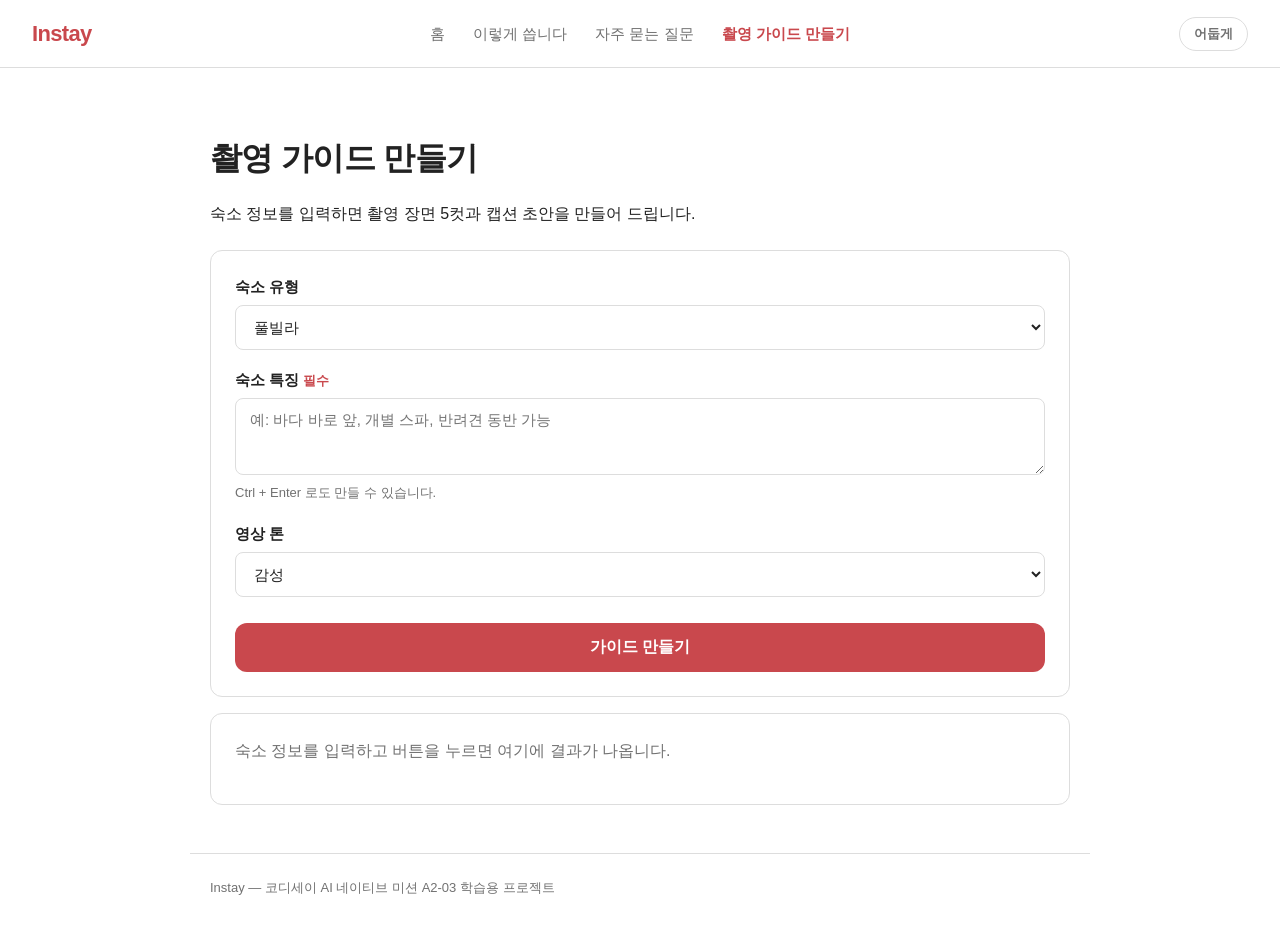
<file: guide.html>
<!DOCTYPE html>
<html lang="ko">
<head>
  <meta charset="UTF-8">
  <meta name="viewport" content="width=device-width, initial-scale=1.0">
  <title>촬영 가이드 만들기 — Instay</title>
  <link rel="stylesheet" href="css/style.css">
  <!-- 화면이 그려지기 전에 실행되어야 하므로 head에 둔다 (번쩍임 방지) -->
  <script src="js/theme.js"></script>
</head>
<body>

  <!-- index.html의 상단 바와 똑같은 내용. 단, 앵커 앞에 index.html을 붙였다. -->
  <nav>
    <a class="logo" href="index.html">Instay</a>
    <div class="nav-links">
      <a href="index.html#home">홈</a>
      <a href="index.html#how">이렇게 씁니다</a>
      <a href="index.html#faq">자주 묻는 질문</a>
      <a href="guide.html">촬영 가이드 만들기</a>
    </div>
    <button type="button" id="theme-toggle">어둡게</button>
  </nav>

  <main>
    <h1>촬영 가이드 만들기</h1>
    <p>숙소 정보를 입력하면 촬영 장면 5컷과 캡션 초안을 만들어 드립니다.</p>

    <!-- 입력 폼 -->
    <form id="guide-form">
      <label for="stay-type">숙소 유형</label>
      <select id="stay-type">
        <option>풀빌라</option>
        <option>독채</option>
        <option>호텔</option>
        <option>펜션</option>
        <option>캠핑·글램핑</option>
      </select>

      <label for="features">숙소 특징 <em>필수</em></label>
      <textarea id="features" rows="3"
                placeholder="예: 바다 바로 앞, 개별 스파, 반려견 동반 가능"></textarea>
      <p class="field-hint">Ctrl + Enter 로도 만들 수 있습니다.</p>
      <!-- 빈 입력일 때 여기에 안내가 뜬다. role="alert" 는 화면 낭독기가 즉시 읽게 한다. -->
      <p class="field-error" id="features-error" role="alert" hidden></p>

      <label for="tone">영상 톤</label>
      <select id="tone">
        <option>감성</option>
        <option>정보</option>
        <option>유머</option>
      </select>

      <button type="submit" id="submit-btn">가이드 만들기</button>
    </form>

    <!-- 결과가 표시될 자리. 내용은 JavaScript가 채운다. -->
    <section id="result-area" aria-live="polite">
      <p class="placeholder">숙소 정보를 입력하고 버튼을 누르면 여기에 결과가 나옵니다.</p>
    </section>
  </main>

  <footer>
    <p>Instay — 코디세이 AI 네이티브 미션 A2-03 학습용 프로젝트</p>
  </footer>

  <script src="js/guide.js"></script>
</body>
</html>
</file>
<file: css/style.css>
/* ==========================================================
   Instay 스타일시트
   기본은 좁은 화면(모바일) 기준으로 쓰고,
   화면이 넓어지면 @media 블록에서 규칙을 더한다. (모바일 우선)
   ========================================================== */

/* ---------- 1. 색과 간격을 한 곳에 모아두기 ---------- */
:root {
  /* 강조색(코랄). 흰 배경 위 대비 4.65:1 — WCAG AA 기준 4.5:1 통과.
     처음에는 #e0565b 였으나 대비가 3.72:1 로 기준 미달이라 조정했다. (근거는 README) */
  --brand:      #c9484d;
  --brand-dark: #a83a3e;  /* 마우스 올렸을 때 — 6.29:1 */
  --text:       #222222;  /* 본문 글자 */
  --muted:      #717171;  /* 덜 중요한 글자 */
  --line:       #dddddd;  /* 구분선 */
  --bg:         #ffffff;  /* 배경 */
  --bg-soft:    #f7f7f7;  /* 살짝 눌린 배경 — 카드 */
  --on-brand:   #ffffff;  /* 강조색 위에 올리는 글자색 */
  --error-bg:   #fff6f6;  /* 오류 안내 배경 */
  --radius:     12px;     /* 모서리 둥글기 */
  --wrap:       900px;    /* 본문 최대 너비 */
}

/* ---------- 1-1. 다크 모드 ----------
   어두운 색은 두 경우에 쓰인다.

   ① 사용자가 아직 버튼을 누른 적이 없고, 운영체제가 어두운 테마일 때
      → 시스템 설정을 따른다. 단 "밝게"를 직접 고른 사람은 제외해야 하므로
        :not([data-theme="light"]) 로 걸러낸다.
   ② 사용자가 버튼으로 "어둡게"를 직접 골랐을 때
      → 운영체제 설정과 무관하게 어둡게 한다.

   ⚠ 같은 색 목록이 두 번 나온다. 하나를 고치면 다른 하나도 고쳐야 한다.
     ①은 @media 안에 있고 ②는 밖에 있어서 CSS 문법상 합칠 수 없다.
     묶어 둘 방법이 없으므로 대신 주석으로 표시해 둔다. */

/* ① 시스템 설정이 어두움 (단, "밝게"를 직접 고른 경우 제외) */
@media (prefers-color-scheme: dark) {
  :root:not([data-theme="light"]) {
    --brand:      #ff6b70;  /* 어두운 배경에서는 밝게 — 대비 확보 */
    --brand-dark: #ff8a8e;  /* 다크에서는 마우스오버 시 더 밝아지는 쪽이 자연스럽다 */
    --text:       #f0f0f0;
    --muted:      #a3a8ad;
    --line:       #33383c;
    --bg:         #16181a;  /* 완전한 검정(#000)은 눈이 피로하다 */
    --bg-soft:    #202325;
    --on-brand:   #1a1012;  /* 밝은 코랄 위에는 어두운 글자가 읽힌다 */
    --error-bg:   #2a1b1d;
  }
}

/* ② 사용자가 버튼으로 "어둡게"를 고름 */
:root[data-theme="dark"] {
  --brand:      #ff6b70;  /* 어두운 배경에서는 밝게 — 대비 확보 */
  --brand-dark: #ff8a8e;  /* 다크에서는 마우스오버 시 더 밝아지는 쪽이 자연스럽다 */
  --text:       #f0f0f0;
  --muted:      #a3a8ad;
  --line:       #33383c;
  --bg:         #16181a;  /* 완전한 검정(#000)은 눈이 피로하다 */
  --bg-soft:    #202325;
  --on-brand:   #1a1012;  /* 밝은 코랄 위에는 어두운 글자가 읽힌다 */
  --error-bg:   #2a1b1d;
}

/* ---------- 2. 모든 요소에 적용되는 기본값 ---------- */
* {
  box-sizing: border-box;   /* 안쪽 여백을 너비에 포함해서 계산 */
}

body {
  /* 브라우저 기본 요소(입력칸 테두리, 스크롤바 등)도 함께 어두워지게 한다 */
  color-scheme: light dark;
  margin: 0;
  background: var(--bg);
  color: var(--text);
  line-height: 1.6;
  font-family: "Apple SD Gothic Neo", "Malgun Gothic", "맑은 고딕",
               -apple-system, "Segoe UI", sans-serif;
  -webkit-font-smoothing: antialiased;
}

h1, h2, h3 { line-height: 1.3; letter-spacing: -0.02em; }
p { margin: 0 0 12px; }

/* ---------- 3. 상단 바 (로고 + 메뉴) ----------
   기본(좁은 화면): 위줄에 로고(왼쪽), 아랫줄에 메뉴(가운데)
   700px 이상:      한 줄에 로고(왼쪽) + 메뉴(가운데) */
nav {
  position: sticky;              /* 스크롤해도 위에 붙어 있음 */
  top: 0;
  z-index: 10;                   /* 다른 요소보다 위에 그림 */
  display: grid;
  grid-template-columns: 1fr auto;   /* 좁은 화면: [로고] [버튼] / [메뉴] */
  align-items: center;
  gap: 10px;
  padding: 14px 20px;
  background: var(--bg);
  border-bottom: 1px solid var(--line);
}

/* 로고 — 왼쪽 위 */
.logo {
  grid-column: 1;
  grid-row: 1;
  justify-self: start;   /* 칸 안에서 왼쪽으로 */
  color: var(--brand);
  text-decoration: none;
  font-size: 22px;
  font-weight: 800;
  letter-spacing: -0.03em;
}

/* 메뉴 묶음 — 좁은 화면에서는 아랫줄 전체를 차지하며 가운데 정렬 */
.nav-links {
  grid-column: 1 / -1;   /* 첫 칸부터 마지막 칸까지 */
  grid-row: 2;
  display: flex;
  flex-wrap: wrap;               /* 좁으면 아랫줄로 넘김 */
  justify-content: center;
  gap: 6px 20px;
}

.nav-links a {
  color: var(--muted);
  text-decoration: none;
  font-size: 15px;
  font-weight: 500;
}

.nav-links a:hover { color: var(--text); }

/* 메뉴의 마지막 링크(촬영 가이드 만들기)만 강조 */
.nav-links a:last-child { color: var(--brand); font-weight: 700; }

/* 화면 밝기 전환 버튼 — 오른쪽 위 */
#theme-toggle {
  grid-column: 2;
  grid-row: 1;
  justify-self: end;
  padding: 7px 14px;
  border: 1px solid var(--line);
  border-radius: 999px;
  background: var(--bg);
  color: var(--muted);
  font-family: inherit;
  font-size: 13px;
  font-weight: 600;
  cursor: pointer;
}

#theme-toggle:hover {
  color: var(--text);
  border-color: var(--muted);
}

/* ---------- 4. 공통 본문 블록 ---------- */
section, footer, main {
  max-width: var(--wrap);
  margin: 0 auto;            /* 좌우 여백을 같게 → 가운데 정렬 */
  padding: 48px 20px;
}

/* ---------- 5. 히어로 ---------- */
#home { text-align: center; padding-top: 64px; }
#home h1 { font-size: 40px; margin: 0 0 16px; }
#home p  { font-size: 17px; color: var(--muted); }

/* 히어로 안의 링크를 버튼 모양으로 */
#home a {
  display: inline-block;
  margin-top: 20px;
  padding: 14px 28px;
  background: var(--brand);
  color: var(--on-brand);
  text-decoration: none;
  font-weight: 700;
  border-radius: var(--radius);
}
#home a:hover { background: var(--brand-dark); }

/* ---------- 5-1. 히어로 사진 ---------- */
.hero-photo {
  display: block;
  width: 100%;          /* 부모 폭에 맞춰 늘어남 */
  height: auto;         /* 세로는 비율대로 따라옴 → 찌그러지지 않음 */
  margin-top: 40px;
  border-radius: var(--radius);
  object-fit: cover;    /* 지정한 칸을 꽉 채우되 비율은 유지, 넘치는 부분은 잘라냄 */
  aspect-ratio: 16 / 9; /* 원본 비율과 무관하게 16:9로 보여줌 */
}

/* ---------- 5-2. 사진 갤러리 ---------- */
.photo-grid {
  display: grid;
  gap: 12px;
  margin-top: 20px;
}

.photo-grid figure { margin: 0; }

.photo-grid img {
  width: 100%;
  height: auto;
  aspect-ratio: 1 / 1;   /* 정사각형 */
  object-fit: cover;
  border-radius: var(--radius);
  display: block;
}

.photo-grid figcaption {
  margin-top: 8px;
  color: var(--muted);
  font-size: 14px;
}

/* ---------- 6. 이렇게 씁니다 (3단계) ---------- */
#how ol {
  list-style: none;      /* 기본 숫자 끄기 */
  padding: 0;
  margin: 0;
  counter-reset: step;   /* step이라는 이름의 계산기를 0으로 초기화 */
  display: grid;
  gap: 16px;
}

#how li {
  background: var(--bg-soft);
  border-radius: var(--radius);
  padding: 24px;
}

/* 숫자를 HTML에 적지 않고 CSS가 세어서 붙인다 */
#how li::before {
  counter-increment: step;      /* 계산기를 1 올리고 */
  content: counter(step);       /* 그 값을 글자로 내보낸다 */
  display: inline-flex;
  align-items: center;
  justify-content: center;
  width: 30px; height: 30px;
  border-radius: 50%;
  background: var(--brand);
  color: var(--on-brand);
  font-weight: 700;
  font-size: 14px;
}

#how li h3 { margin: 12px 0 6px; font-size: 17px; }
#how li p  { margin: 0; color: var(--muted); font-size: 15px; }

/* ---------- 7. 자주 묻는 질문 ---------- */
#faq h3 {
  margin: 0;
  padding: 20px 0 6px;
  border-top: 1px solid var(--line);
  font-size: 16px;
}
#faq p { color: var(--muted); font-size: 15px; }

/* ---------- 8. 가이드 페이지 — 입력 폼 ---------- */
#guide-form {
  display: grid;          /* 라벨과 입력칸을 세로로 차곡차곡 */
  gap: 6px;
  margin-top: 24px;
  padding: 24px;
  border: 1px solid var(--line);
  border-radius: var(--radius);
}

#guide-form label {
  margin-top: 12px;
  font-weight: 600;
  font-size: 15px;
}
#guide-form label:first-child { margin-top: 0; }

#guide-form label em {
  color: var(--brand);
  font-style: normal;
  font-size: 13px;
}

#guide-form select,
#guide-form textarea {
  width: 100%;
  padding: 12px 14px;
  border: 1px solid var(--line);
  border-radius: 8px;
  font-family: inherit;   /* 입력칸은 기본 폰트를 안 물려받으므로 명시 */
  font-size: 15px;
  color: var(--text);
  background: var(--bg);
}

#guide-form textarea { resize: vertical; }

/* 입력칸 아래 작은 안내 (Ctrl+Enter 힌트) */
.field-hint {
  margin: 2px 0 0;
  font-size: 13px;
  color: var(--muted);
}

/* 입력칸 아래 오류 안내 */
.field-error {
  margin: 6px 0 0;
  font-size: 14px;
  font-weight: 600;
  color: var(--brand);
}

/* 문제가 생긴 입력칸을 테두리로도 표시한다.
   글자만으로 알리면 색을 구분하기 어려운 사용자가 놓칠 수 있다. */
#guide-form textarea.has-error {
  border-color: var(--brand);
  background: var(--error-bg);
}

#guide-form select:focus,
#guide-form textarea:focus {
  outline: 2px solid var(--brand);   /* 키보드로 이동할 때 어디인지 보이게 */
  outline-offset: 1px;
  border-color: transparent;
}

#submit-btn {
  margin-top: 20px;
  padding: 14px 20px;
  border: none;
  border-radius: var(--radius);
  background: var(--brand);
  color: var(--on-brand);
  font-family: inherit;
  font-size: 16px;
  font-weight: 700;
  cursor: pointer;
}
#submit-btn:hover:not(:disabled) { background: var(--brand-dark); }
#submit-btn:disabled {
  background: var(--line);
  color: var(--muted);
  cursor: not-allowed;      /* 눌러도 소용없다는 것을 커서로 알림 */
}

/* ---------- 8-1. 가이드 페이지 — 결과 ---------- */
#result-area {
  border: 1px solid var(--line);
  border-radius: var(--radius);
  padding: 8px 24px 24px;
  margin-top: 16px;
}

#result-area .placeholder {
  color: var(--muted);
  padding: 16px 0;
  margin: 0;
}

#result-area h2 {
  font-size: 15px;
  color: var(--muted);
  margin: 24px 0 8px;
  font-weight: 600;
}

.scene-list { margin: 0; padding-left: 20px; }
.scene-list li { margin-bottom: 8px; }

.caption-box {
  margin: 0;
  padding: 16px;
  background: var(--bg-soft);
  border-radius: 8px;
  line-height: 1.7;
}

.tag-list { display: flex; flex-wrap: wrap; gap: 8px; }

.tag {
  padding: 6px 12px;
  border: 1px solid var(--line);
  border-radius: 999px;   /* 아주 큰 값 → 알약 모양 */
  font-size: 14px;
  color: var(--muted);
}

/* ---------- 8-2. 오류 안내 상자 ---------- */
.error-box {
  margin: 16px 0;
  padding: 16px;
  border: 1px solid var(--brand);
  border-left: 4px solid var(--brand);   /* 왼쪽만 두껍게 → 눈에 먼저 들어옴 */
  border-radius: 8px;
  background: var(--error-bg);
  color: var(--text);
  line-height: 1.6;
}

/* ---------- 9. 푸터 ---------- */
footer {
  border-top: 1px solid var(--line);
  color: var(--muted);
  font-size: 13px;
  padding-top: 24px;
}
footer p { margin: 0 0 4px; }
footer a { color: var(--muted); }

/* ==========================================================
   10. 화면 폭이 700px 이상일 때만 아래 규칙을 추가한다
   ========================================================== */
@media (min-width: 700px) {

  #home { padding-top: 96px; padding-bottom: 72px; }
  #home h1 { font-size: 56px; }
  #home p  { font-size: 19px; }

  /* 3단계를 세로 → 가로 3칸으로 */
  #how ol { grid-template-columns: repeat(3, 1fr); gap: 20px; }

  /* 갤러리도 세로 → 가로 3칸으로 */
  .photo-grid { grid-template-columns: repeat(3, 1fr); gap: 16px; }

  /* 넓은 화면: 한 줄에 [로고] [메뉴] [버튼]
     양옆 칸을 1fr로 똑같이 잡아야 가운데 칸이 진짜 화면 중앙에 온다.
     예전에는 셋째 칸이 비어 있었는데, 이제 버튼이 그 자리를 채운다. */
  nav {
    grid-template-columns: 1fr auto 1fr;
    padding: 16px 32px;
  }
  .nav-links { grid-column: 2; grid-row: 1; gap: 28px; }
  #theme-toggle { grid-column: 3; grid-row: 1; }
}
</file>
